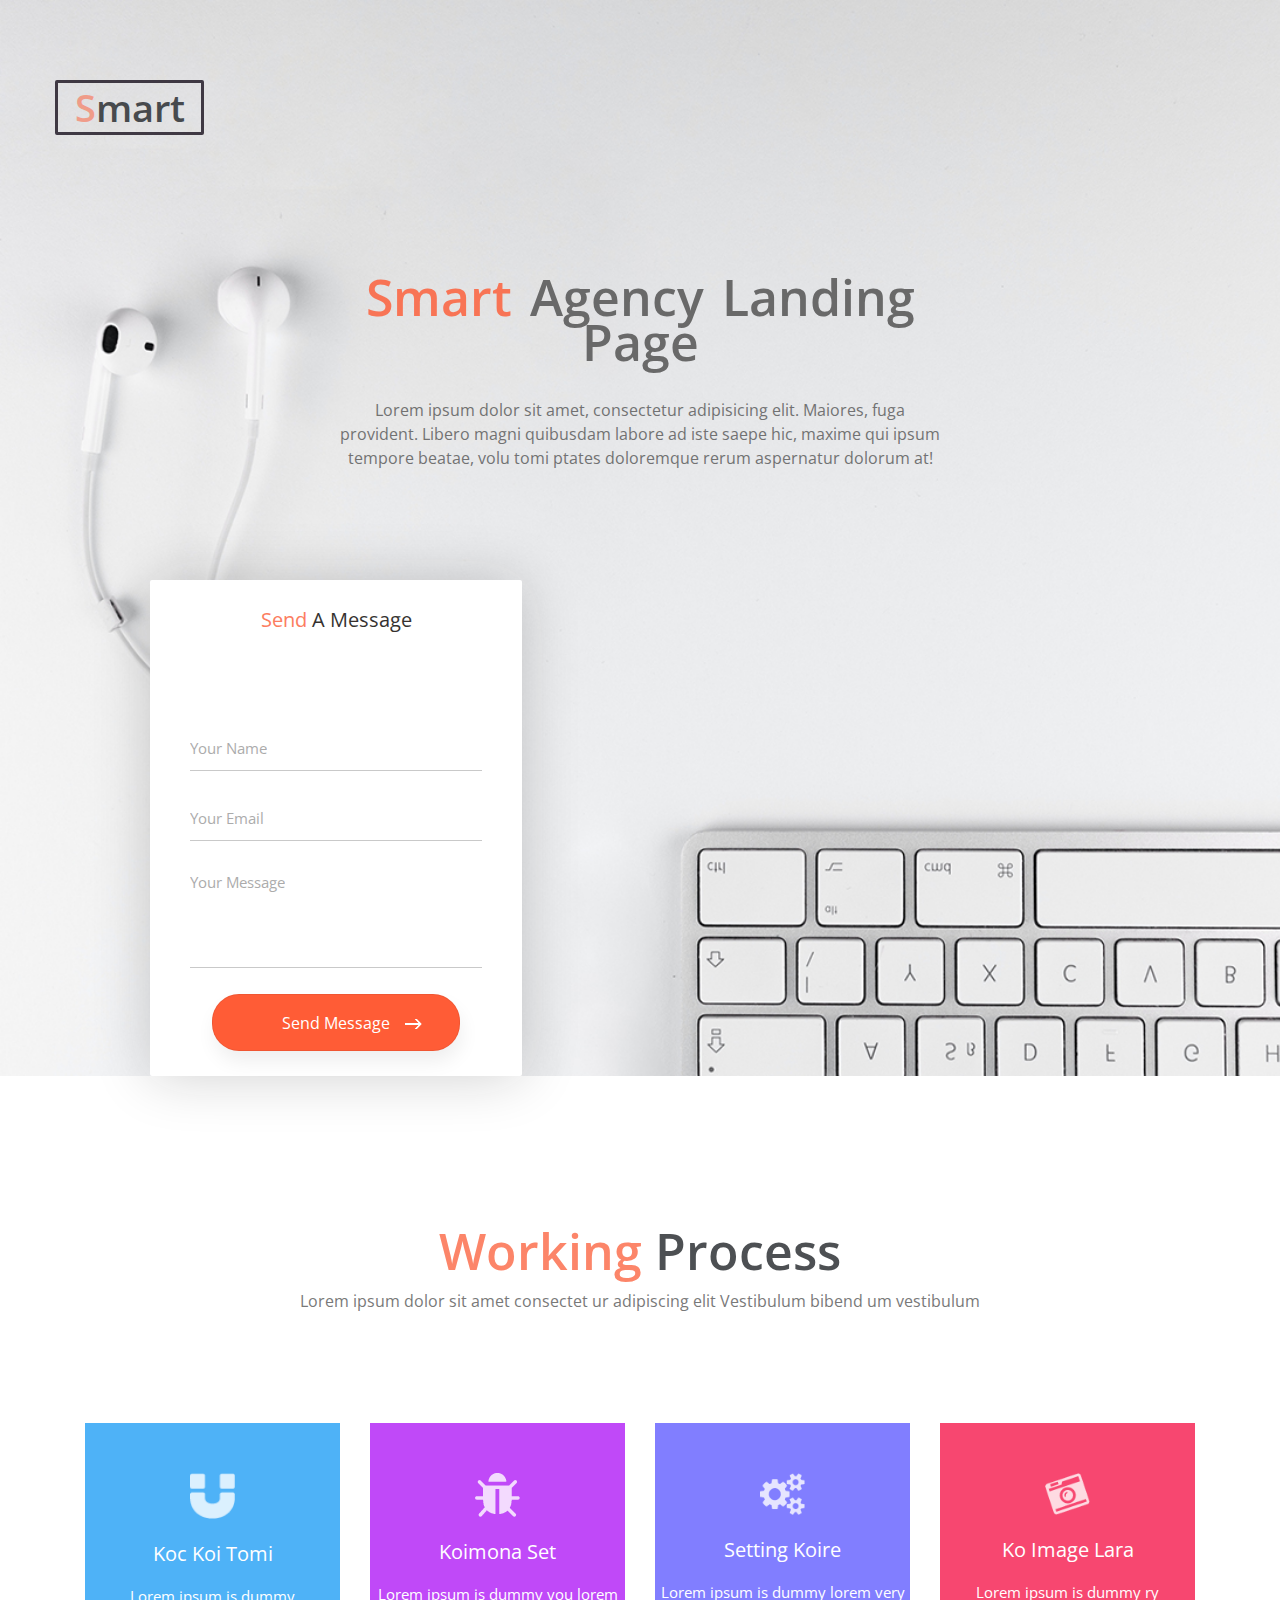
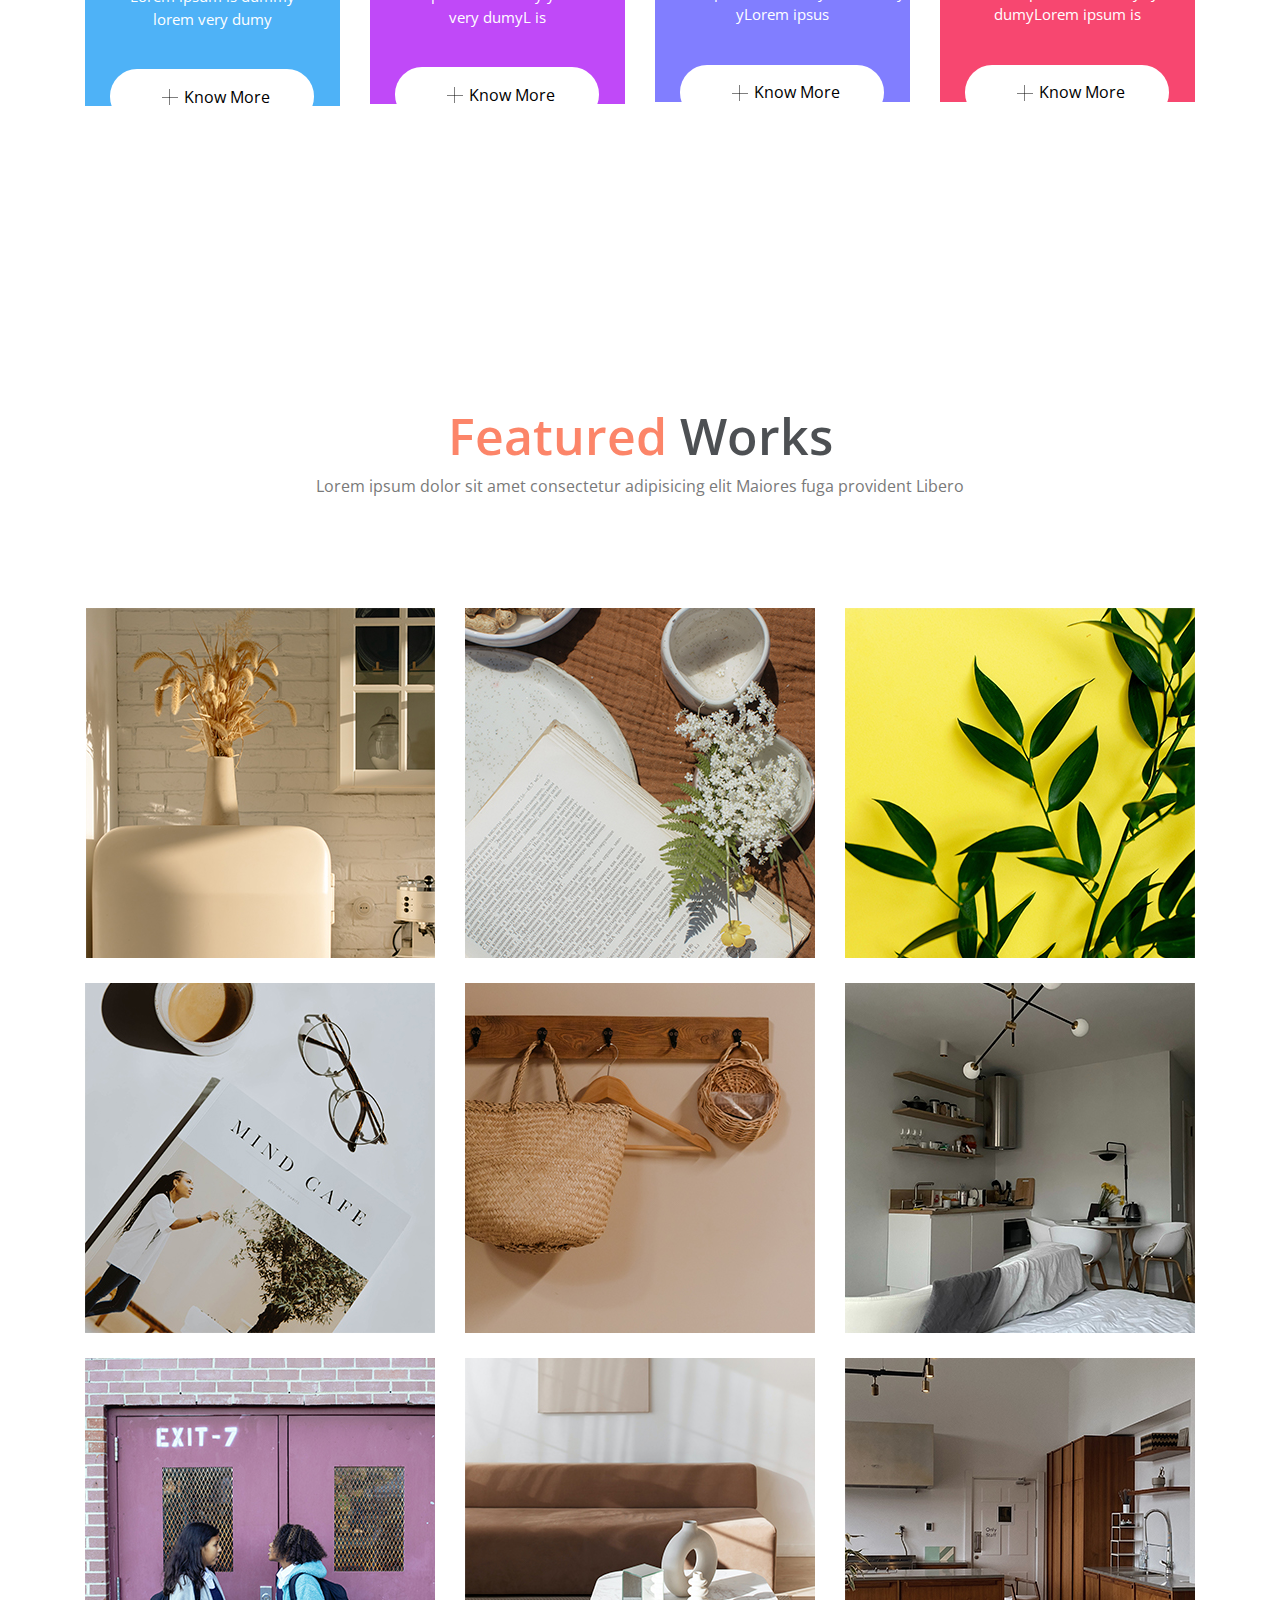
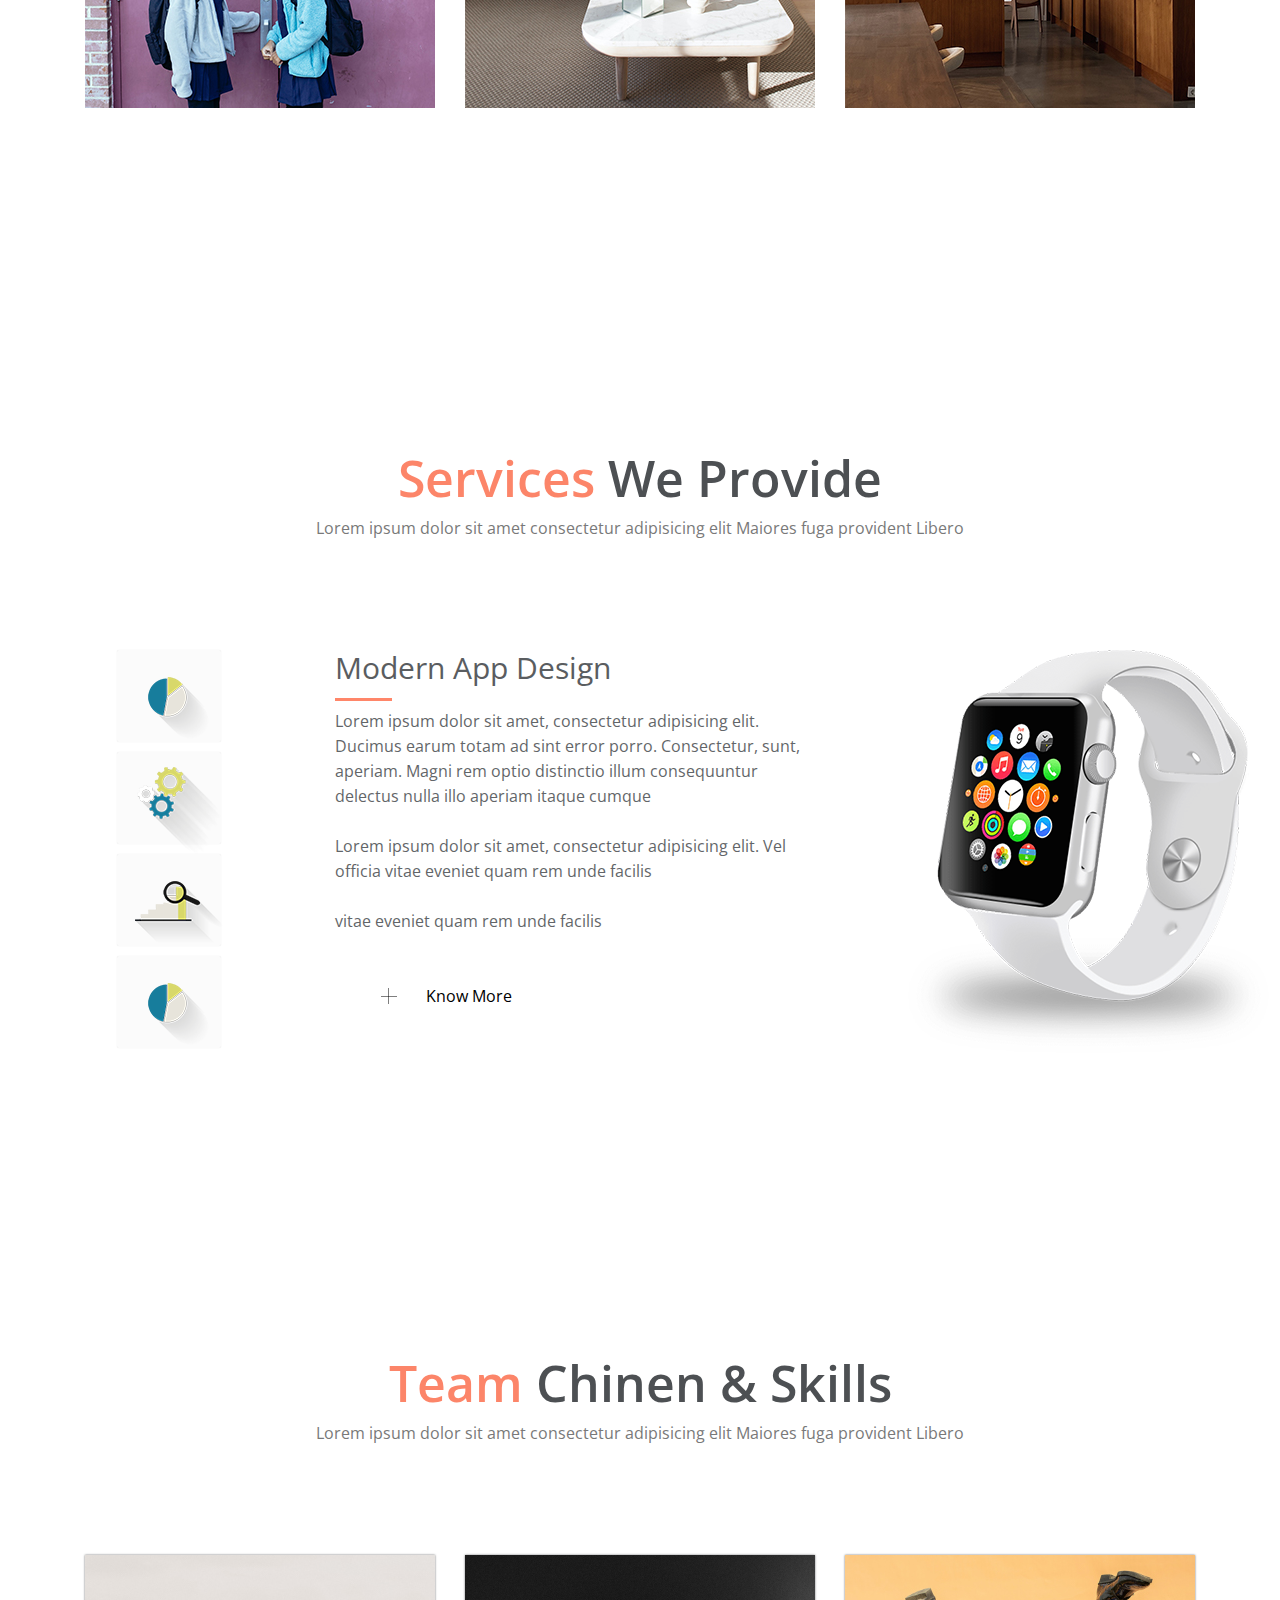
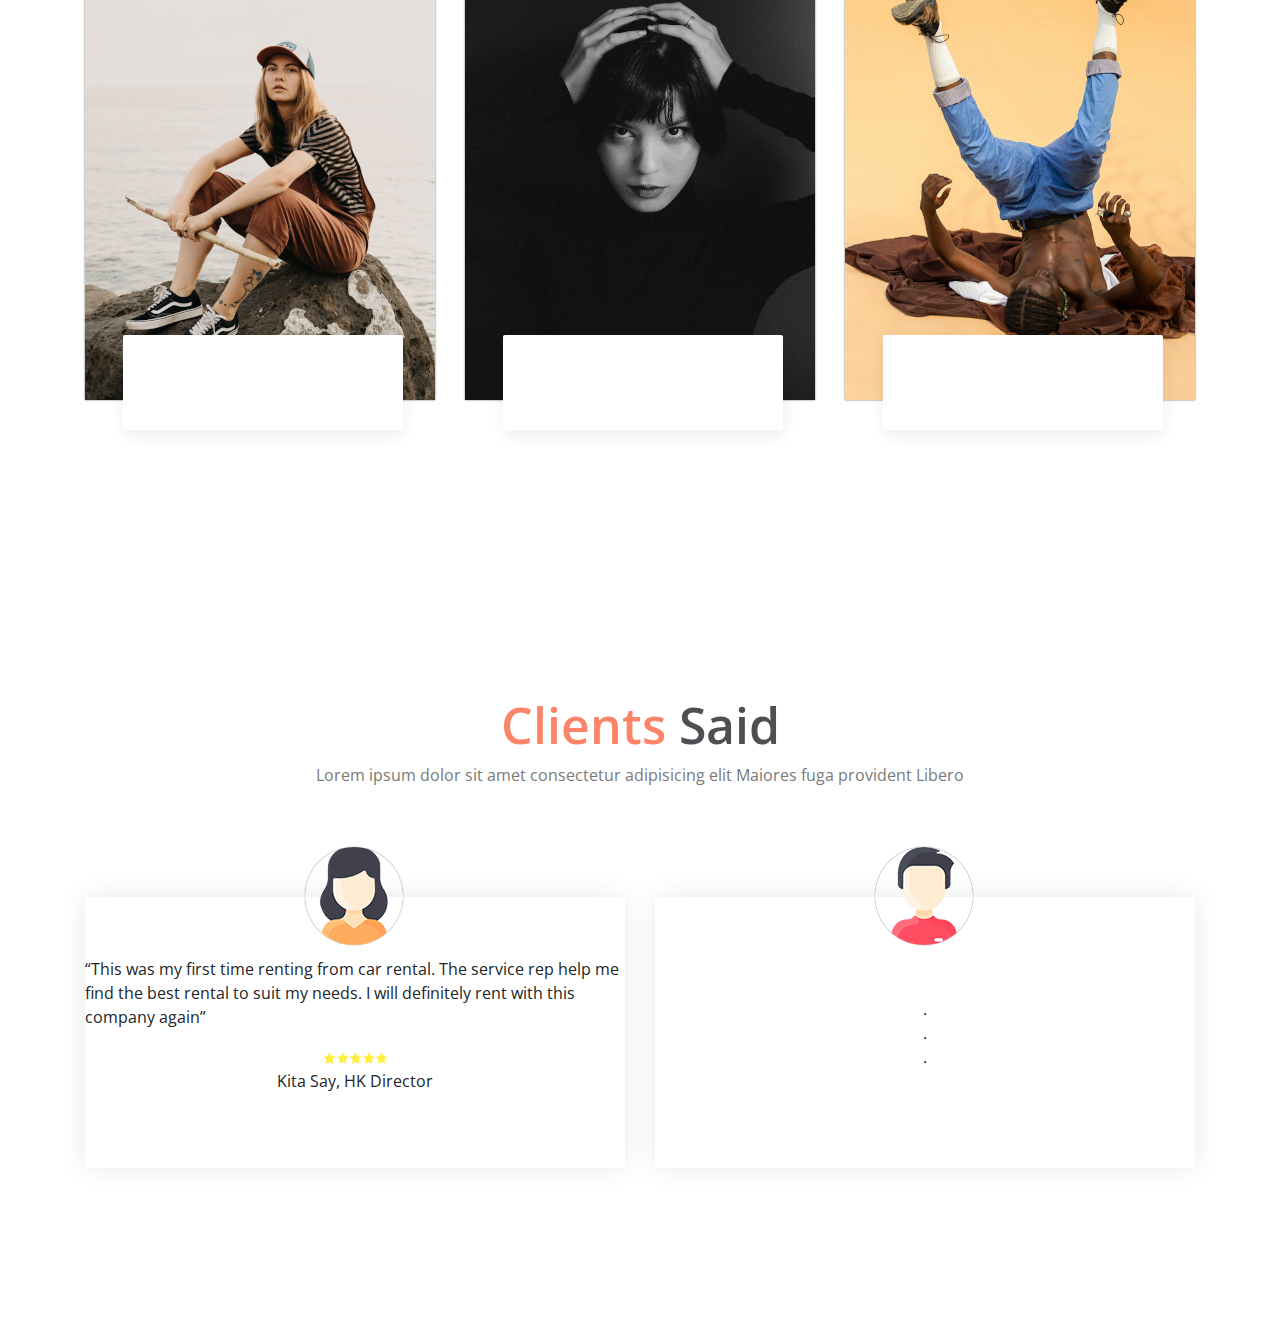
<file: index.html>
<!DOCTYPE html>
<html lang="en">

<head>
    <meta charset="UTF-8">
    <meta http-equiv="X-UA-Compatible" content="IE=edge">
    <meta name="viewport" content="width=device-width, initial-scale=1.0">
    <link rel="stylesheet" href="https://maxcdn.bootstrapcdn.com/bootstrap/4.0.0/css/bootstrap.min.css"
        integrity="sha384-Gn5384xqQ1aoWXA+058RXPxPg6fy4IWvTNh0E263XmFcJlSAwiGgFAW/dAiS6JXm" crossorigin="anonymous">
    <link rel="stylesheet" href="./styles/main.css">
    <link rel="stylesheet" href="./styles/dop-styles.css">
    <title>Smart</title>
</head>

<body>
    <header>
        <div class="main-wrapper">
            <div class="head-header">
                <div class="logo-Smart"><span class="f-lett-orange">S</span>mart</div>
                <input id="nav-button" type="checkbox">
                <label for="nav-button" class="nav-line-block">
                    <!-- <span></span> -->
                </label>
            </div>
            <div class="menu-box">
                <!-- скрытое меню -->
            </div>
            <div class="key-title">
                <div class="container">
                    <h1><span class="first-word">Smart</span> Agency Landing Page</h1>
                    <p class="subtitle diff-subtitle">Lorem ipsum dolor sit amet, consectetur adipisicing elit. Maiores,
                        fuga
                        provident. Libero magni
                        quibusdam labore ad iste saepe hic, maxime qui ipsum tempore beatae, volu tomi ptates doloremque
                        rerum aspernatur dolorum at!
                    </p>
                </div>
            </div>
            <form action="#" method="post">
                <p class="form-title"><span class="first-word">Send</span> A Message</p>
                <input type="text" placeholder="Your Name" name="name">
                <input type="email" placeholder="Your Email" name="email">
                <textarea name="Message" id="message" cols="3" rows="4" placeholder="Your Message"
                    name="message"></textarea>
                <div class="for-arrow"><input type="submit" value="Send Message"></div>
            </form>
        </div>
    </header>
    <section class="working-process">

        <div class="container">
            <h2><span>Working </span>Process</h2>
            <p class="subtitle">Lorem ipsum dolor sit amet consectet ur adipiscing elit Vestibulum bibend um vestibulum
            </p>
        </div>
        <div class="container">
            <div class="row">
                <div class="col-3">
                    <div class="card_1">
                        <img src="./img/horseshoe.png" alt="horseshoe">
                        <p>Koc Koi Tomi</p>
                        <p>Lorem ipsum is dummy<br> lorem very dumy</p>
                        <button class="know-more-btn">Know More</button>
                    </div>
                </div>
                <div class="col-3">
                    <div class="card_2">
                        <img src="./img/bug.png" alt="bug">
                        <p>Koimona Set</p>
                        <p>Lorem ipsum is dummy you lorem very dumyL is</p>
                        <button class="know-more-btn">Know More</button>
                    </div>
                </div>
                <div class="col-3">
                    <div class="card_3">
                        <img src="./img/gears.png" alt="gears">
                        <p>Setting Koire</p>
                        <p>Lorem ipsum is dummy lorem very yLorem ipsus </p>
                        <button class="know-more-btn">Know More</button>
                    </div>
                </div>
                <div class="col-3">
                    <div class="card_4">
                        <img src="./img/camera.png" alt="camera">
                        <p>Ko Image Lara</p>
                        <p>Lorem ipsum is dummy ry dumyLorem ipsum is</p>
                        <button class="know-more-btn">Know More</button>
                    </div>
                </div>
            </div>
        </div>
    </section>
    <section class="featured-works">
        <div class="container">
            <h2><span>Featured </span>Works</h2>
            <p class="subtitle">Lorem ipsum dolor sit amet consectetur adipisicing elit Maiores fuga provident Libero
            </p>
        </div>
        <div class="container">
            <div class="row">
                <div class="col-4">
                    <div class="img-block block-11"></div>
                </div>
                <div class="col-4">
                    <div class="img-block block-1"></div>
                </div>
                <div class="col-4">
                    <div class="img-block block-4"></div>
                </div>
            </div>
            <div class="row">
                <div class="col-4">
                    <div class="img-block block-7"></div>
                </div>
                <div class="col-4">
                    <div class="img-block block-5"></div>
                </div>
                <div class="col-4">
                    <div class="img-block block-13"></div>
                </div>
            </div>
            <div class="row">
                <div class="col-4">
                    <div class="img-block block-8"></div>
                </div>
                <div class="col-4">
                    <div class="img-block block-2"></div>
                </div>
                <div class="col-4">
                    <div class="img-block block-9"></div>
                </div>
            </div>
        </div>
    </section>
    <section class="services-we-provide">
        <div class="container">
            <h2><span>Services </span>We Provide</h2>
            <p class="subtitle">Lorem ipsum dolor sit amet consectetur adipisicing elit Maiores fuga provident
                Libero
            </p>
        </div>
        <div class="container">
            <div class="row">
                <div class="col-1 mx-auto">
                    <div class="img-col">
                        <div class="img-container">
                            <img src="./img/diagram.png" alt="#">
                        </div>
                        <div class="img-container">
                            <img src="./img/gears-2.png" alt="#">
                        </div>
                        <div class="img-container">
                            <img src="./img/search.png" alt="#">
                        </div>
                        <div class="img-container">
                            <img src="./img/diagram.png" alt="#">
                        </div>
                    </div>
                </div>
                <div class="col-6 mx-auto">
                    <div class="central-text">
                        <h3 class="text-elem-1">Modern App Design</h3>
                        <p class="text-elem-2">
                            Lorem ipsum dolor sit amet, consectetur adipisicing elit. Ducimus earum totam ad sint error
                            porro. Consectetur, sunt, aperiam. Magni rem optio distinctio illum consequuntur delectus
                            nulla
                            illo aperiam itaque cumque<br><br>
                            Lorem ipsum dolor sit amet, consectetur adipisicing elit. Vel officia vitae eveniet quam rem
                            unde facilis<br><br> vitae eveniet quam rem unde facilis
                        </p>
                        <button class="know-more-btn services-btn">Know More</button>
                    </div>
                </div>
                <div class="col-3 mx-auto bg-watch">
                    <img src="./img/watch.png" alt="#">
                </div>
            </div>
        </div>
    </section>
    <section class="team-chinen-and-skills">
        <div class="container">
            <h2><span>Team </span>Chinen & Skills</h2>
            <p class="subtitle">Lorem ipsum dolor sit amet consectetur adipisicing elit Maiores fuga provident Libero
            </p>
        </div>
        <div class="container">
            <div class="row">
                <div class="col-4 mx-auto">
                    <div class="team-person person-1"></div>
                </div>
                <div class="col-4 mx-auto">
                    <div class="team-person person-2"></div>
                </div>
                <div class="col-4 mx-auto">
                    <div class="team-person person-3"></div>
                </div>
            </div>
        </div>
    </section>
    <section class="clients-said">
        <div class="container">
            <h2><span>Clients </span>Said</h2>
            <p class="subtitle">Lorem ipsum dolor sit amet consectetur adipisicing elit Maiores fuga provident Libero
            </p>
        </div>
        <div class="container">
            <div class="row">
                <div class="col-6">
                    <div class="client-review1">
                        <p>“This was my first time renting from car rental. The service rep help me find the best rental
                            to suit my needs. I will definitely rent with this company again”</p>
                        <div><img src="./img/stars.png" alt="#"></div>
                        <p>Kita Say, HK Director</p>
                    </div>
                </div>
                <div class="col-6">
                    <div class="client-review2">
                        <div>.</div>
                        <div>.</div>
                        <div>.</div>
                    </div>
                </div>
            </div>
        </div>
    </section>
    <script src="https://code.jquery.com/jquery-3.2.1.slim.min.js"
        integrity="sha384-KJ3o2DKtIkvYIK3UENzmM7KCkRr/rE9/Qpg6aAZGJwFDMVNA/GpGFF93hXpG5KkN"
        crossorigin="anonymous"></script>
    <script src="https://cdnjs.cloudflare.com/ajax/libs/popper.js/1.12.9/umd/popper.min.js"
        integrity="sha384-ApNbgh9B+Y1QKtv3Rn7W3mgPxhU9K/ScQsAP7hUibX39j7fakFPskvXusvfa0b4Q"
        crossorigin="anonymous"></script>
    <script src="https://maxcdn.bootstrapcdn.com/bootstrap/4.0.0/js/bootstrap.min.js"
        integrity="sha384-JZR6Spejh4U02d8jOt6vLEHfe/JQGiRRSQQxSfFWpi1MquVdAyjUar5+76PVCmYl"
        crossorigin="anonymous"></script>
</body>

</html>
</file>
<file: styles/main.css>
@import url('https://fonts.googleapis.com/css2?family=Open+Sans&display=swap');

* {
    margin: 0;
    padding: 0;
    font-family: 'Open Sans';
}

body {
    overflow-x: hidden;
}

h1 {
    font-size: 50px;
    line-height: 45px;
    font-weight: 600;
    color: #626262;
    opacity: 0.94;
    word-spacing: 5px;
}

h2 {
    font-size: 50px;
    font-weight: 600;
    padding-top: 145px;
    text-align: center;
    opacity: 0.8;
}

h2 > span {
    color: #fc6744;
}

p.subtitle {
    opacity: 0.7;
    color: #414141;
    text-align: center;
    margin-bottom: 110px;
}

p.diff-subtitle {
    padding-top: 25px;
}

button {
    background: none;
    border: none;
}

.first-word {
    color: #fc6744;
    opacity: 0.94;
}

header {
    background: url(../img/b-g.jpg);
    background-size: cover;
    width: 100%;
}

.main-wrapper {
    max-width: 1440px;
    margin: 0 auto;
}

.head-header {
    padding: 80px 55px 140px;
    display: flex;
    justify-content: space-between;
}

.logo-Smart {
    width: 149px;
    height: 55px;
    font-size: 37.8px;
    line-height: 34px;
    font-weight: 600; 
    border: 3.6px solid #170f1c;
    opacity: 0.8;
    border-radius: 2px;
    display: flex;
    justify-content: center;
    align-items: center;
}
.f-lett-orange {
    color: #fc6744;
    opacity: 0.7;
}
.logo-Smart::first-letter {
    color: #fc6744;
}

/* .nav-line-block {
    width: 34px;
    height: 4px;
    border-bottom: 12px double #170f1c65; 
    border-top: 4px solid #170f1c65;
} */

/* стили для меню */
.nav-line-block {
    display: flex;
    align-items: center;

    position: relative;
    top: 75px;
    right: 55px;
    width: 34px;
    height: 34px;
    z-index: 1;
    border-radius: 1.5px;
}
.nav-line-block > span, .nav-line-block > span::after, .nav-line-block > span::before {
    display: block;
    position: absolute;
    width: 100%;
    height: 4px;
    background-color: #170f1c65;
    border-radius: 1.5px;
}
    .nav-line-block > span::before {
        content: "";
        top: -8px;
    }
    .nav-line-block > span::after {
        content: "";
        top: 8px;
    }

/* анимация для меню */
#nav-button {
    visibility: hidden;
}

#nav-button:checked ~ .nav-line-block > span {
    transform: rotate(45deg);
    /* visibility: hidden; */
}

/* #nav-button:checked ~ .nav-line-block > span {
    transform: rotate(45deg);
  }
#nav-buttom:checked ~ .nav-line-block > span::before {
    top: -8px;
    transform: rotate(0);
  }
#nav-button:checked ~ .nav-line-block > span::after {
    top: 0;
    transform: rotate(90deg);
  }
#nav-button:checked ~ .nav-line-block {
    visibility: visible;
    left: 0;
  }

  .nav-line-block > span,
  .nav-line-block > span::before,
  .nav-line-block > span::after {
    transition-duration: .25s;
  }
  .nav-line-block > span::before {
      transition-duration: inherit;
  }
  .nav-line-block {
    transition-duration: .25s;
  }
  .nav-line-block {
    transition-duration: .25s;
  } */




.key-title {
    margin: 0 auto;
    width: 50%;
    text-align: center;
}
.key-title > p {
    margin-top: 30px;
    opacity: 0.7;
    font-size: 16px;
    line-height: 25px;
    font-weight: 400;
    color: #000000;
}

form {
    margin: 110px auto 0 150px;
    padding: 25px 40px;
    width: 372px;
    background-color: #ffffff;
    border-radius: 2px;
    box-shadow: 0px 0px 57px 0px rgba(20,20,21,0.2);
    /* display: flex; */
}
.form-title {
    padding-bottom: 50px;
    text-align: center;
    opacity: 0.9;
    font-size: 20px;
    font-weight: 400;
    color: #211a18;
}
input[type="text"], input[type="email"] {
    padding: 0 0 10px 0;
    margin-top: 35px;
    border: none;
    border-bottom: 1px solid rgba(0, 0, 0, 0.21);
    color: rgb(148, 50, 67);
    width: 100%;
}
input[type="text"]:focus-visible, input[type="email"]:focus-visible, textarea:focus-visible { 
    outline: none;
}
input[type="text"]::placeholder, input[type="email"]::placeholder, textarea::placeholder {
    font-size: 15px;
    font-weight: 400;
    opacity: 0.6;
}

textarea {
    margin-bottom: 20px;
    padding-top: 30px;
    border: none;
    border-bottom: 1px solid rgba(0, 0, 0, 0.21);
    color: rgb(139, 51, 66);
    width: 100%;
    resize: none;
}

input[type="submit"] {
    width: 85%;
    height: 57px;
    margin: 0 auto;
    display: block;
    background-color: #ff5c36;
    border: 1px solid rgba(1,2,2,0.06);
    box-shadow: 2px 11px 20px -1px rgba(20,20,21,0.07);
    border-radius: 27px;
    color: #ffffff;
    font-weight: 400;
    font-size: 16px;
    transition: 0.3s;
}
input[type="submit"]:hover {
    background-color: #5ba8ffe3;
    box-shadow: 3px 5px 10px 3px rgba(179, 173, 176, 0.507);
    color: rgb(255, 255, 255);
    cursor: pointer;
}

.for-arrow {
    position: relative;
    width: 100%;
    height: 57px;
    margin: 0 auto;
}
.for-arrow::before {
    content: "";
    background: url(../img/shape.png);
    width: 17px;
    height: 10px;
    position: absolute;
    top: 25px;
    right: 60px;
}

.card_1, .card_2, .card_3, .card_4  {
    display: flex;
    flex-direction: column;
    justify-content: center;
    align-content: center;
    position: relative;
    margin-bottom: 155px;
}
    .card_1 {
        background: #4eb2f7;
    }
    .card_2 {
        background: #c049f8;
    }
    .card_3 {
        background: #817eff;
    }
    .card_4 {
        background: #f74770;
    }
    .card_1 > img, .card_2 > img, .card_3 > img, .card_4 > img {
    width: 45px;
    margin: 50px auto 20px;
    color: #ffffff;
}
.card_1 > p:nth-child(2), .card_2 > p:nth-child(2), .card_3 > p:nth-child(2), .card_4 > p:nth-child(2) {
    text-align: center;
    color: #ffffff;
    font-size: 20px;
}
.card_1 > p:nth-child(3), .card_2 > p:nth-child(3), .card_3 > p:nth-child(3), .card_4 > p:nth-child(3) {
    text-align: center;
    color: #ffffff;
    font-size: 15px;
    padding-bottom: 60px;
    /* padding: 0px 10px 60px 35px; */
}
.know-more-btn {
    position: absolute;
    bottom: -18px;
    right: 26px;
    padding-left: 30px;
    border-radius: 27px;
    width: 80%;
    height: 55px;
    background: #ffffff;
}       .know-more-btn::before {
            content: "";
            position: absolute;
            width: 16px;
            height: 1px;
            background: black;
            opacity: 0.5;
            top: 28px;
            left: 52px;
}       .know-more-btn::after {
            content: "";
            position: absolute;
            width: 1px;
            height: 16px;
            background: black;
            opacity: 0.5;
            top: 20px;
            left: 59px;
}
.know-more-btn:hover {
    box-shadow: 3px 5px 10px 3px rgba(179, 173, 176, 0.507);
    cursor: pointer;
}   .know-more-btn:hover.know-more-btn::before,.know-more-btn:hover.know-more-btn::after {
    background: rgb(0, 0, 0);
    opacity: 1;
}

.img-block {
    height: 350px;
    background: #ff5c36;
    margin-bottom: 25px;
}

    .block-11 {
        background: url(../img/export/11.jpg);
    }
    .block-1 {
        background: url(../img/export/1.jpg);
    }
    .block-4 {
        background: url(../img/export/4.jpg);
    }
    .block-7 {
        background: url(../img/export/7.jpg);
    }
    .block-5 {
        background: url(../img/export/5.jpg);
    }
    .block-13 {
        background: url(../img/export/13.jpg);
    }
    .block-8 {
        background: url(../img/export/8.jpg);
    }
    .block-2 {
        background: url(../img/export/2.jpg);
    }
    .block-9 {
        background: url(../img/export/9.jpg);
    }

section.featured-works {
    margin-bottom: 170px;
}

.img-col img {
    padding-top: 24px;
}

.text-elem-1 {
    opacity: 0.74;
    font-size: 30px;
    font-weight: 400;
    position: relative;
    padding-bottom: 15px;
}   .text-elem-1::after {
    content: "";
    position: absolute;
    bottom: 0;
    left: 0;
    width: 57px;
    height: 3px;
    background: #ff5c36;
}

.text-elem-2 {
    opacity: 0.7;
    line-height: 25px;
}

.img-container {
    width: 104px;
    height: 92px;
    background-color: #fbfbfb;
    box-shadow: 0px 0px 1px 0px rgba(20,20,21,0.14);
    border-radius: 2px;
    display: flex;
    justify-content: center;
    align-items: center;
    margin-bottom: 10px;
}
.img-container > img {
    padding-left: 20px;
}

.central-text {
    padding-left: 60px;
}

.services-btn {
    width: 240px;
    margin: 0;
    margin-left: 20px;
    padding-left: 40px!important;
    position: relative;
}

section.services-we-provide {
    margin-bottom: 150px;
}

section.team-chinen-and-skills {
    margin-bottom: 150px;
}
.team-person {
    height: 445px;
    background: #ff5c36;
    box-shadow: 0px 0px 2px 0px rgba(20,20,21,0.6);
    position: relative;
}
    .team-person::after {
        content: "";
        position: absolute;
        width: 80%;
        height: 95px;
        background-color: #ffffff;
        box-shadow: 1px 6px 16px 0px rgba(20,20,21,0.07);
        border-radius: 2px;
        bottom: -30px;
        left: 38px;
    }
.person-1 {
    background: url(../img/export2/5.jpg);
}
.person-2 {
    background: url(../img/export2/9.jpg);
}
.person-3 {
    background: url(../img/export2/6.jpg);
}

section.clients-said {
    margin-bottom: 150px;
}

/* section.clients-said > div:nth-child(1) > p {
    margin-bottom: 70px;
} */

.client-review1, .client-review2 {
    height: 271px;
    box-shadow: 0px 0px 27px 0px rgba(20,20,21,0.09);
    border-radius: 1px;
    position: relative;
    display: flex;
    flex-direction: column;
    justify-content: center;
    align-items: center;
} .client-review1::before, .client-review2::before{
    content: "";
    width: 98px;
    height: 98px;
    box-shadow: 0px 0px 1px 0px rgba(20,20,21,0.75);
    border-radius: 50%;
    position: absolute;
    top: -50px;
    left: 220px;
    z-index: 2;
    background: #ffffff;
    background: url(../img/1.png);
} .client-review2::before {
    background: url(../img/2.png);
}
</file>
<file: styles/dop-styles.css>
#menu__toggle {
    /* opacity: 0; */
  }
  
  /* #menu__toggle:checked ~ .menu__btn > span {
    transform: rotate(45deg);
  }
  #menu__toggle:checked ~ .menu__btn > span::before {
    top: 0;
    transform: rotate(0);
  }
  #menu__toggle:checked ~ .menu__btn > span::after {
    top: 0;
    transform: rotate(90deg);
  }
  #menu__toggle:checked ~ .menu__box {
    visibility: visible;
    left: 0;
  } */
  
  .menu__btn {
    /* display: flex;
    align-items: center;
    position: fixed;
    top: 20px;
    left: 20px; */
  
    /* width: 26px;
    height: 26px;
  
    cursor: pointer;
    z-index: 1; */
  }
  
  /* .menu__btn > span,
  .menu__btn > span::before,
  .menu__btn > span::after {
    display: block;
    position: absolute;
  
    width: 100%;
    height: 2px;
  
    background-color: #616161;
  
    transition-duration: .25s;
  }
  .menu__btn > span::before {
    content: '';
    top: -8px;
  }
  .menu__btn > span::after {
    content: '';
    top: 8px;
  }
  
  .menu__box {
    display: block;
    position: fixed;
    visibility: hidden;
    top: 0;
    left: -100%;
  
    width: 300px;
    height: 100%;
  
    margin: 0;
    padding: 80px 0;
  
    list-style: none;
  
    background-color: #ECEFF1;
    box-shadow: 1px 0px 6px rgba(0, 0, 0, .2);
  
    transition-duration: .25s;
  }
  
  .menu__item {
    display: block;
    padding: 12px 24px;
  
    color: #333;
  
    font-family: 'Roboto', sans-serif;
    font-size: 20px;
    font-weight: 600;
  
    text-decoration: none;
  
    transition-duration: .25s;
  }
  .menu__item:hover {
    background-color: #CFD8DC;
  } */
</file>
